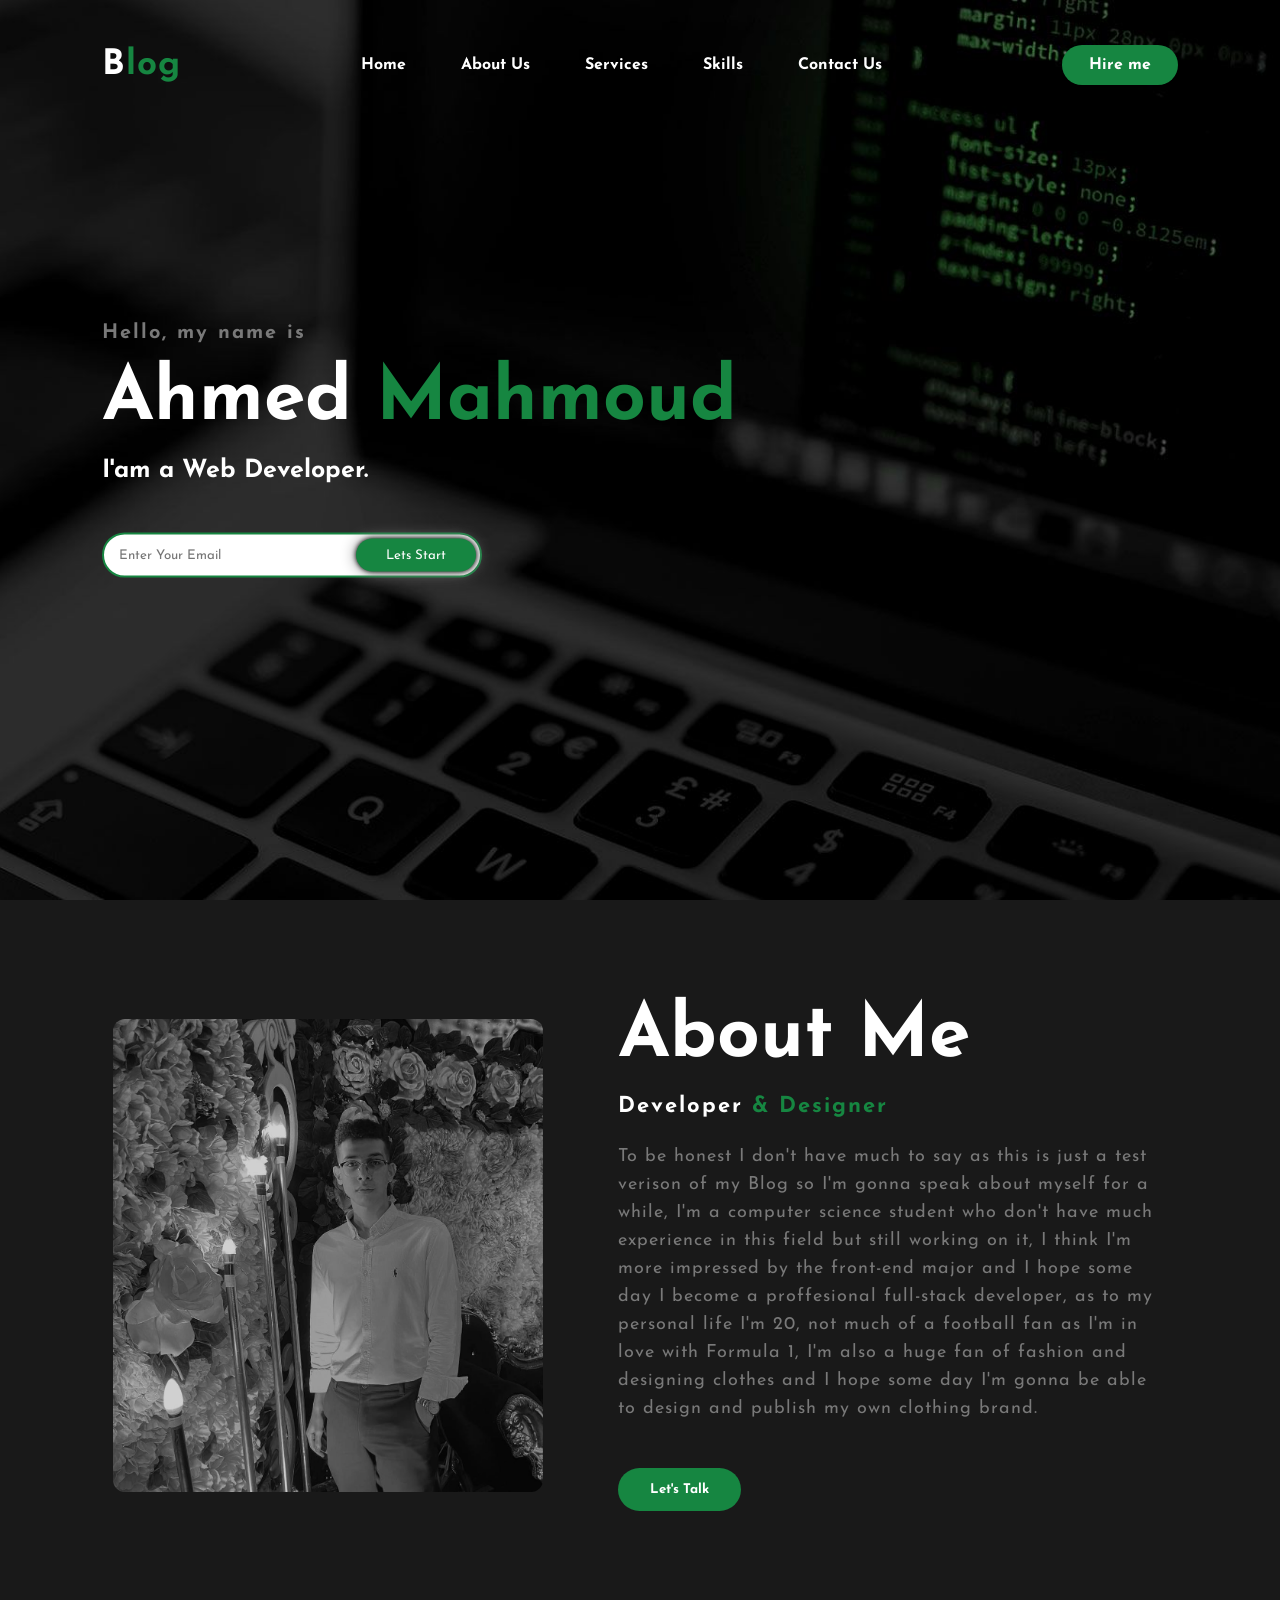
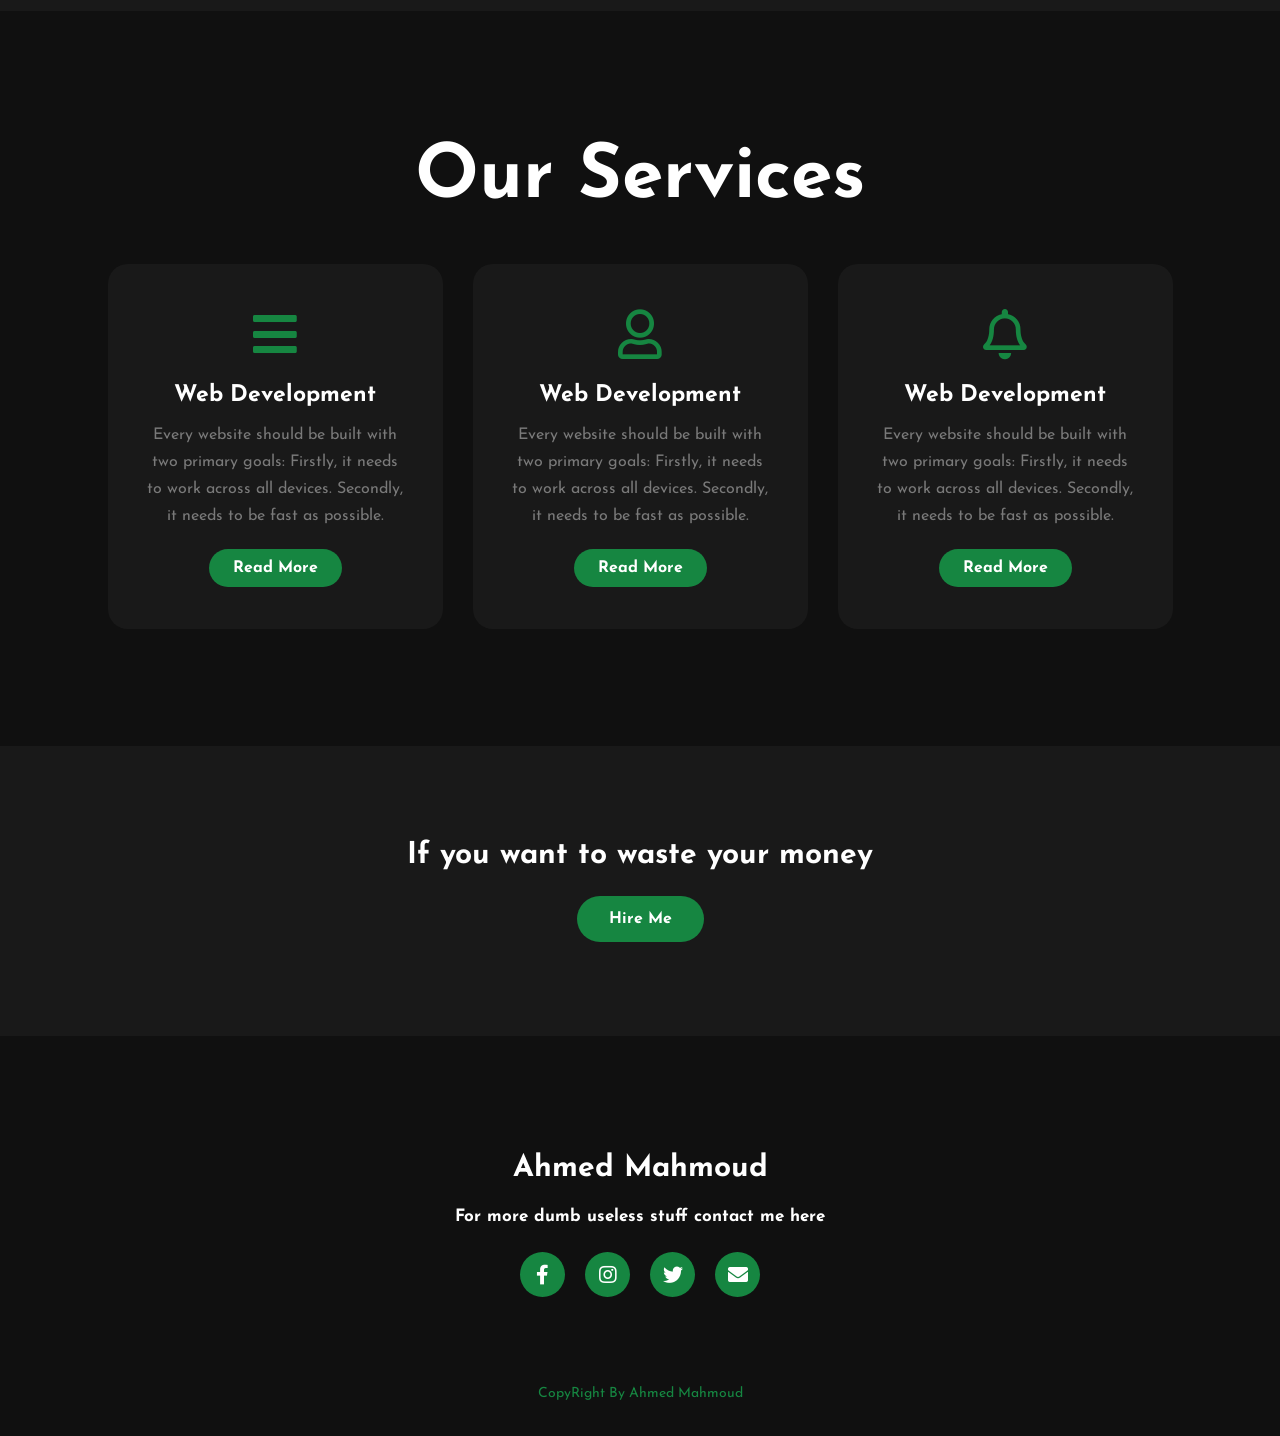
<file: index.html>
<!DOCTYPE html>
<html>
<head>
	<title>MY BLOG XOXO</title>
	<link rel="stylesheet" type="text/css" href="css/style.css">
	<!-- da el font bta3 el page -->
	<link href="https://fonts.googleapis.com/css2?family=Josefin+Sans:ital,wght@0,100;0,200;0,300;0,400;0,500;0,600;0,700;1,100;1,200;1,300;1,400;1,500;1,600;1,700&display=swap" rel="stylesheet">

  	<link rel="stylesheet" href="https://cdnjs.cloudflare.com/ajax/libs/font-awesome/5.15.3/css/all.min.css" integrity="sha512-iBBXm8fW90+nuLcSKlbmrPcLa0OT92xO1BIsZ+ywDWZCvqsWgccV3gFoRBv0z+8dLJgyAHIhR35VZc2oM/gI1w==" crossorigin="anonymous" referrerpolicy="no-referrer" />
	
</head>
<body>
	<!----hero Section start---->

	<div class="hero">
		<nav>
			<h2 class="logo">B<span>log</span></h2>
			<ul>
				<li><a href="#">Home</a></li>
				<li><a href="#">About Us</a></li>
				<li><a href="#">Services</a></li>
				<li><a href="#">Skills</a></li>
				<li><a href="#">Contact Us</a></li>
			</ul>
			<a href="#" class="btn">Hire me</a>
		</nav>

		<div class="content">
			<h4>Hello, my name is</h4>
			<h1>Ahmed <span>Mahmoud</span></h1>
			<h3>I'am a Web Developer.</h3>
			<div class="newslatter">
				<form>
					<input type="email" name="email" id="mail" placeholder="Enter Your Email">
					<input type="submit" name="submit" value="Lets Start">
				</form>
			</div>
		</div>
	</div>

	<!----About section start---->
	<section class="about">
		<div class="main">
			<img src="img/main-img.jpg">
			<div class="about-text">
				<h2>About Me</h2>
				<h5>Developer <span>& Designer</span></h5>
				<p>To be honest I don't have much to say as this is just a test verison of my Blog so I'm gonna speak about myself for a while, I'm a computer science student who don't have much experience in this field but still working on it, I think I'm more impressed by the front-end major and I hope some day I become a proffesional full-stack developer, as to my personal life I'm 20, not much of a football fan as I'm in love with Formula 1, I'm also a huge fan of fashion and designing clothes and I hope some day I'm gonna be able to design and publish my own clothing brand. </p>
				<button type="button">Let's Talk</button>
			</div>
		</div>
	</section>

	<!-----service section start----------->
	<div class="service">
		<div class="title">
			<h2>Our Services</h2>
		</div>

		<div class="box">
			<div class="card">
				<i class="fas fa-bars"></i>
				<h5>Web Development</h5>
				<div class="pra">
					<p>Every website should be built with two primary goals: Firstly, it needs to work across all devices. Secondly, it needs to be fast as possible.</p>

					<p style="text-align: center;">
						<a class="button" href="#">Read More</a>
					</p>
				</div>
			</div>

			<div class="card">
				<i class="far fa-user"></i>
				<h5>Web Development</h5>
				<div class="pra">
					<p>Every website should be built with two primary goals: Firstly, it needs to work across all devices. Secondly, it needs to be fast as possible.</p>

					<p style="text-align: center;">
						<a class="button" href="#">Read More</a>
					</p>
				</div>
			</div>

			<div class="card">
				<i class="far fa-bell"></i>
				<h5>Web Development</h5>
				<div class="pra">
					<p>Every website should be built with two primary goals: Firstly, it needs to work across all devices. Secondly, it needs to be fast as possible.</p>

					<p style="text-align: center;">
						<a class="button" href="#">Read More</a>
					</p>
				</div>
			</div>
		</div>
	</div>

	<!------Contact Me------>
	<div class="contact-me">
		<p>If you want to waste your money</p>
		<a class="button-two" href="#">Hire Me</a>
	</div>

	<!------footer start--------->
	<footer>
		<p>Ahmed Mahmoud</p>
		<p><b>For more dumb useless stuff contact me here</b></p>
		<div class="social">
			<a href="https://www.facebook.com/profile.php?id=100047088403387" target="_blank"><i class="fab fa-facebook-f"></i></a>
			<a href="https://www.instagram.com/ahmedsobsessions/" target="_blank"><i class="fab fa-instagram"></i></a>
			<a href="https://twitter.com/ahmedsthoughts" target="_blank"><i class="fab fa-twitter"></i></a>
			<a href="mailto:ahmedmahmouddd57@gmail.com"><i class="fa fa-envelope"></i></a>
		</div>
		<p class="end">CopyRight By Ahmed Mahmoud</p>
	</footer>
</body>
</html>
</file>
<file: css/style.css>
*{
	padding: 0;
	margin: 0;
	font-family: 'Josefin Sans', sans-serif;
	box-sizing: border-box;
}
.hero{
	height: 100vh;
	width: 100%;
	background-image: url(../img/AAA.jpg); 
	background-size: cover;
	background-position: center;
}
nav{
	display: flex;
	align-items: center;
	justify-content: space-between;
	padding-top: 45px;
	padding-left: 8%;
	padding-right: 8%;
}
.logo{
	color: white;
	font-size: 35px;
	letter-spacing: 1px;
	cursor: pointer;
}
span{
	color: #168641;
}
nav ul li{
	list-style-type: none;
	display: inline-block;
	padding: 10px  25px;
}
nav ul li a{
	color: white;
	text-decoration: none;
	font-weight: bold;
	text-transform: capitalize;
}
nav ul li a:hover{
	color: #168641;
	transition: .4s;
}
.btn{
	background-color:#168641;
	color: white;
	text-decoration: none;
	border: 2px solid transparent;
	font-weight: bold;
	padding: 10px 25px;
	border-radius: 30px;
	transition: transform .4s; 
}
.btn:hover{
	transform: scale(1.2);
}
.content{
	position: absolute;
	top: 50%;
	left:8%;
	transform: translateY(-50%);
}
h1{
	color: white;
	margin: 20px 0px 20px;
	font-size: 75px;
}
h3{
	color: white;
	font-size: 25px;
	margin-bottom: 50px;
}
h4{
	color: rgb(121, 121, 121);
	letter-spacing: 2px;
	font-size: 20px;
}
.newslatter form{
	width: 380px;
	max-width: 100%;
	position: relative;
}
.newslatter form input:first-child{
	display: inline-block;
	width: 100%;
	padding: 14px 130px 14px 15px;
	border: 2px solid #168641;
	outline: none;
	border-radius: 30px;
}
.newslatter form input:last-child{
	position: absolute;
	display: inline-block;
	outline: none;
	border: none;
	padding: 10px 30px;
	border-radius: 30px;
	background-color:#168641;
	color: white;
	box-shadow: 0px 0px 5px #000, 0px 0px 15px #858585;
	top: 6px;
	right: 6px; 
}

.about{
	width: 100%;
	padding: 100px 0px;
	background-color: #191919;
}
.about img{
	height: auto;
	width: 430px;
	border-radius: 12px;
}
.about-text{
	width: 550px;
}
.main{
	width: 1130px;
	max-width: 95%;
	margin: 0 auto;
	display: flex;
	align-items: center;
	justify-content: space-around;
}
.about-text h2{
	color: white;
	font-size: 75px;
	text-transform: capitalize;
	margin-bottom: 20px;
}
.about-text h5{
	color: white;
	letter-spacing: 2px;
	font-size: 22px;
	margin-bottom: 25px;
	text-transform: capitalize;
}
.about-text p{
	color: rgb(121, 121, 121);
	letter-spacing: 1px;
	line-height: 28px;
	font-size: 18px;
	margin-bottom: 45px;
}
button{
	background-color:#168641;
	color: white;
	text-decoration: none;
	border: 2px solid transparent;
	font-weight: bold;
	padding: 13px 30px;
	border-radius: 30px;
	transition: .4s; 
}
button:hover{
	background-color: transparent;
	border: 2px solid #168641;
	cursor: pointer;
}

.service{
	background: #101010;
	width: 100%;
	padding: 100px 0px;
}
.title h2{
	color: white;
	font-size: 75px;
	width: 1130px;
	margin: 30px auto;
	text-align: center;
}
.box{
	display: flex;
	justify-content: center;
	align-items: center;
	min-height: 400px;
}
.card{
	height: 365px;
	width: 335px;
	padding: 20px 35px;
	background: #191919;
	border-radius: 20px;
	margin: 15px;
	position: relative;
	overflow: hidden;
	text-align: center;
}
.card i{
	font-size: 50px;
	display: block;
	text-align: center;
	margin: 25px 0px;
	color: #168641;

}
h5{
	color: white;
	font-size: 23px;
	margin-bottom: 15px;
}
.pra p{
	color: rgb(121, 121, 121);
	font-size: 16px;
	line-height: 27px;
	margin-bottom: 25px;
}
.card .button{
	background-color:#168641;
	color: white;
	text-decoration: none;
	border: 2px solid transparent;
	font-weight: bold;
	padding: 9px 22px;
	border-radius: 30px;
	transition: .4s; 
}
.card .button:hover{
	background-color: transparent;
	border: 2px solid #168641;
	cursor: pointer;
}
.contact-me{
	width: 100%;
	height: 290px;
	background: #191919;
	display: flex;
	align-items: center;
	flex-direction: column;
	justify-content: center;
}
.contact-me p{
	color: white;
	font-size: 30px;
	font-weight: bold;
	margin-bottom: 25px;
}
.contact-me .button-two{
	background-color:#168641;
	color: white;
	text-decoration: none;
	border: 2px solid transparent;
	font-weight: bold;
	padding: 13px 30px;
	border-radius: 30px;
	transition: .4s; 
}
.contact-me .button-two:hover{
	background-color: transparent;
	border: 2px solid #168641;
	cursor: pointer;
}
footer{
	position: relative;
	width: 100%;
	height: 400px;
	background: #101010;
	display: flex;
	flex-direction: column;
	align-items: center;
	justify-content: center;
}
footer p:nth-child(1){
	font-size: 30px;
	color: white;
	margin-bottom: 20px;
	font-weight: bold;
}
footer p:nth-child(2){
	color: white;
	font-size: 17px;
	width: 500px;
	text-align: center;
	line-height: 26px;
}
.social{
	display: flex;
}
.social a{
	width: 45px;
	height: 45px;
	display: flex;
	align-items: center;
	justify-content: center;
	background:  #168641;
	border-radius: 50%;
	margin: 22px 10px;
	color: white;
	text-decoration: none;
	font-size: 20px;
}
.social a:hover{
	transform: scale(1.3);
	transition: .3s;
}
.end{
	position: absolute;
	color:#168641;
	bottom: 35px;
	font-size: 14px; 
}
</file>
